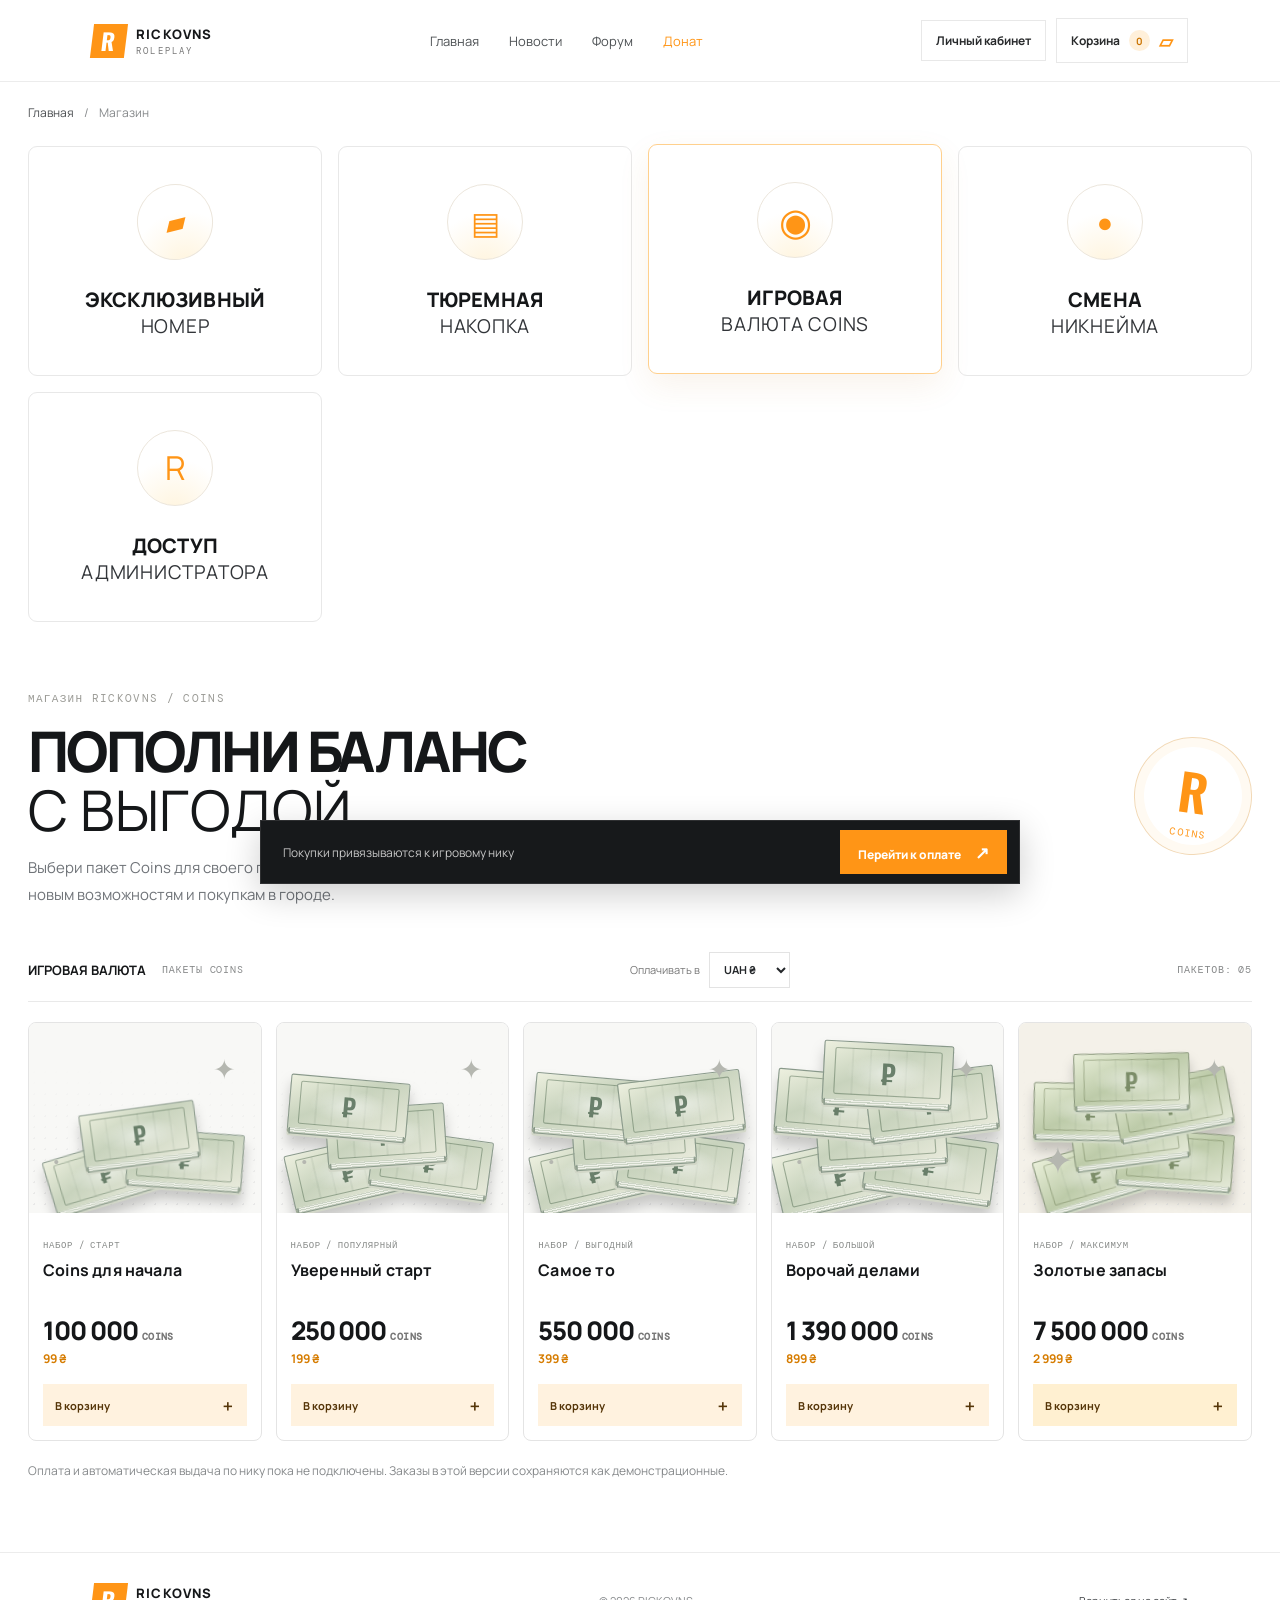
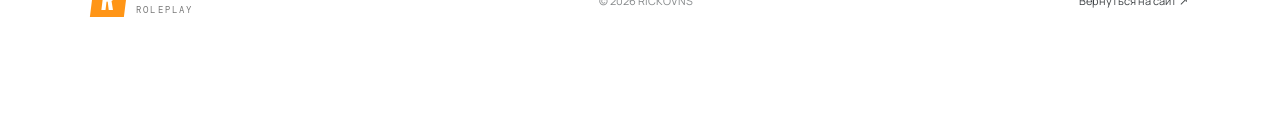
<file: donate.before-redesign.html>
<!doctype html>
<html lang="ru">
<head>
  <meta charset="utf-8">
  <meta name="viewport" content="width=device-width, initial-scale=1">
  <meta name="theme-color" content="#fff">
  <meta name="description" content="Магазин Rickovns Roleplay: Coins и игровые возможности для твоего персонажа.">
  <title>Магазин Rickovns — Coins и игровые товары</title>
  <link rel="preconnect" href="https://fonts.googleapis.com">
  <link rel="preconnect" href="https://fonts.gstatic.com" crossorigin>
  <link href="https://fonts.googleapis.com/css2?family=Manrope:wght@400;500;600;700;800&family=Oswald:wght@500;600;700&display=swap" rel="stylesheet">
  <link rel="stylesheet" href="styles.css">
  <link rel="stylesheet" href="donate.css">
</head>
<body class="store-page">
  <header class="store-header">
    <a class="brand store-brand" href="index.html" aria-label="Rickovns — главная"><span class="brand-mark">R</span><span>RICKOVNS<span class="brand-sub">ROLEPLAY</span></span></a>
    <nav class="store-nav" aria-label="Навигация магазина"><a href="index.html">Главная</a><a href="index.html#news">Новости</a><a href="index.html#forum">Форум</a><a class="store-nav-active" href="donate.html">Донат</a></nav>
    <div class="store-header-actions"><a class="store-account-trigger" href="account.html">Личный кабинет</a><button class="store-cart-trigger" type="button" aria-controls="store-cart" aria-expanded="false">Корзина <span class="cart-count">0</span><b>▱</b></button></div>
  </header>

  <main class="store-main">
    <div class="store-breadcrumb"><a href="index.html">Главная</a><span>/</span><span>Магазин</span></div>
    <section class="store-categories" aria-label="Категории товаров">
      <button class="category-card" type="button" data-category="number" aria-pressed="false"><span class="category-icon ticket-icon" aria-hidden="true">▰</span><strong>ЭКСКЛЮЗИВНЫЙ</strong><span>НОМЕР</span></button>
      <button class="category-card" type="button" data-category="stash" aria-pressed="false"><span class="category-icon stash-icon" aria-hidden="true">▤</span><strong>ТЮРЕМНАЯ</strong><span>НАКОПКА</span></button>
      <button class="category-card category-active" type="button" data-category="coins" aria-pressed="true"><span class="category-icon dollar-icon" aria-hidden="true">◉</span><strong>ИГРОВАЯ</strong><span>ВАЛЮТА COINS</span></button>
      <button class="category-card" type="button" data-category="nickname" aria-pressed="false"><span class="category-icon person-icon" aria-hidden="true">●</span><strong>СМЕНА</strong><span>НИКНЕЙМА</span></button>
      <button class="category-card" type="button" data-category="admin" aria-pressed="false"><span class="category-icon admin-icon" aria-hidden="true">R</span><strong>ДОСТУП</strong><span>АДМИНИСТРАТОРА</span></button>
    </section>

    <section class="store-intro" id="coin-packages">
      <div><span class="store-kicker">МАГАЗИН RICKOVNS / COINS</span><h1>ПОПОЛНИ БАЛАНС<br><span>С ВЫГОДОЙ</span></h1><p>Выбери пакет Coins для своего персонажа. Игровая валюта откроет доступ к новым возможностям и покупкам в городе.</p></div>
      <div class="store-coin-mark" aria-hidden="true"><span>R</span><small>COINS</small></div>
    </section>

    <div class="store-toolbar"><div><strong class="store-category-title">ИГРОВАЯ ВАЛЮТА</strong><span class="store-category-subtitle">ПАКЕТЫ COINS</span></div><label class="store-currency-label">Оплачивать в <select data-store-currency aria-label="Валюта покупки"><option value="UAH">UAH ₴</option><option value="USD">USD $</option><option value="EUR">EUR €</option><option value="USDT">USDT ₮</option><option value="RUB">RUB ₽</option></select></label><div class="store-sort">ПАКЕТОВ: 05</div></div>
    <section class="product-grid" aria-label="Пакеты игровой валюты Coins">
      <article class="product-card"><div class="product-art art-small"><div class="money-stack"><i></i><i></i><i></i></div><span class="art-spark spark-one">✦</span><span class="art-spark spark-two">·</span></div><div class="product-info"><span class="product-kind">НАБОР / СТАРТ</span><h2>Coins для начала</h2><div class="product-amount">100 000 <small>COINS</small></div><button class="purchase-button" data-coins="100000">В корзину <span>＋</span></button></div></article>
      <article class="product-card"><div class="product-art art-medium"><div class="money-stack"><i></i><i></i><i></i><i></i></div><span class="art-spark spark-one">✦</span><span class="art-spark spark-two">·</span></div><div class="product-info"><span class="product-kind">НАБОР / ПОПУЛЯРНЫЙ</span><h2>Уверенный старт</h2><div class="product-amount">250 000 <small>COINS</small></div><button class="purchase-button" data-coins="250000">В корзину <span>＋</span></button></div></article>
      <article class="product-card"><div class="product-art art-large"><div class="money-stack"><i></i><i></i><i></i><i></i><i></i></div><span class="art-spark spark-one">✦</span><span class="art-spark spark-two">·</span></div><div class="product-info"><span class="product-kind">НАБОР / ВЫГОДНЫЙ</span><h2>Самое то</h2><div class="product-amount">550 000 <small>COINS</small></div><button class="purchase-button" data-coins="550000">В корзину <span>＋</span></button></div></article>
      <article class="product-card"><div class="product-art art-vault"><div class="money-stack"><i></i><i></i><i></i><i></i><i></i><i></i></div><span class="art-spark spark-one">✦</span><span class="art-spark spark-two">·</span></div><div class="product-info"><span class="product-kind">НАБОР / БОЛЬШОЙ</span><h2>Ворочай делами</h2><div class="product-amount">1 390 000 <small>COINS</small></div><button class="purchase-button" data-coins="1390000">В корзину <span>＋</span></button></div></article>
      <article class="product-card product-premium"><div class="product-art art-gold"><div class="money-stack"><i></i><i></i><i></i><i></i><i></i><i></i></div><span class="art-spark spark-one">✦</span><span class="art-spark spark-two">✦</span></div><div class="product-info"><span class="product-kind">НАБОР / МАКСИМУМ</span><h2>Золотые запасы</h2><div class="product-amount">7 500 000 <small>COINS</small></div><button class="purchase-button" data-coins="7500000">В корзину <span>＋</span></button></div></article>
    </section>
    <div class="category-empty" hidden><strong class="empty-title">РАЗДЕЛ СКОРО ОТКРОЕТСЯ</strong><p class="empty-copy">Каталог пополняется. Пока можно выбрать пакет Coins.</p><button type="button" class="empty-back" data-category="coins">Перейти к Coins ↗</button></div>
    <section class="admin-config" hidden aria-label="Покупка доступа администратора"><div><span class="product-kind">ПРИВИЛЕГИЯ СЕРВЕРА</span><h2>Выбери уровень и срок</h2><p>Доступ привязывается к игровому нику. Цены — временные демонстрационные.</p></div><label>Уровень<select id="admin-level"><option value="1">Уровень 1 — помощник</option><option value="2">Уровень 2 — модератор</option><option value="3">Уровень 3 — старший модератор</option><option value="4">Уровень 4 — администратор</option><option value="5">Уровень 5 — главный администратор</option></select></label><label>Срок<select id="admin-term"><option value="30">30 дней</option><option value="90">90 дней</option><option value="365">365 дней</option></select></label><div class="admin-price">Цена: <strong id="admin-price">1 490 ₽</strong></div><button class="purchase-button admin-add" type="button" data-add-admin>Добавить в корзину <span>＋</span></button><small class="demo-disclaimer">Демонстрационный каталог. Оплата и выдача появятся после подключения платёжной системы и игрового сервера.</small></section>
    <p class="store-note">Оплата и автоматическая выдача по нику пока не подключены. Заказы в этой версии сохраняются как демонстрационные.</p>
  </main>

  <aside class="store-cart" id="store-cart" aria-label="Корзина" aria-hidden="true"><div class="cart-head"><div><span class="store-kicker">ТВОЙ ЗАКАЗ</span><h2>Корзина</h2></div><button class="cart-close" type="button" aria-label="Закрыть корзину">×</button></div><div class="cart-items"></div><div class="cart-total"><span>К ОПЛАТЕ</span><strong>0</strong></div><label class="cart-nickname-label">Игровой ник, для которого покупка<input class="cart-nickname" type="text" required minlength="3" maxlength="25" pattern="[A-Za-z]+_[A-Za-z]+" placeholder="Имя_Фамилия" autocomplete="off"></label><button class="cart-checkout" type="button" disabled>Перейти к оплате <span>↗</span></button><p class="cart-caption">Демо: оплата и автоматическая выдача по нику пока не подключены.</p></aside>
  <button class="cart-scrim" type="button" aria-label="Закрыть корзину" tabindex="-1"></button>
  <footer class="store-footer"><a class="brand store-brand" href="index.html"><span class="brand-mark">R</span><span>RICKOVNS<span class="brand-sub">ROLEPLAY</span></span></a><span>© 2026 RICKOVNS</span><a href="index.html">Вернуться на сайт ↗</a></footer>
  <div class="store-toast" role="status" aria-live="polite"></div>
  <div class="checkout-dock"><span>Покупки привязываются к игровому нику</span><button type="button" data-open-checkout>Перейти к оплате <b>↗</b></button></div>
  <script src="donate.js"></script>
</body>
</html>
</file>
<file: styles.css>
@import url('https://fonts.googleapis.com/css2?family=DM+Mono:wght@400;500&display=swap');
:root{--bg:#090b10;--panel:#10131a;--white:#f4f2ed;--muted:#8a8d96;--accent:#e7ff58;--line:rgba(255,255,255,.12);--display:'Oswald',Impact,sans-serif;--body:'Manrope',Arial,sans-serif;--mono:'DM Mono',monospace;scroll-behavior:smooth}*{box-sizing:border-box}body{margin:0;background:var(--bg);color:var(--white);font-family:var(--body);font-size:14px;overflow-x:hidden}a{color:inherit;text-decoration:none}.grain{position:fixed;inset:0;z-index:5;pointer-events:none;opacity:.035;background-image:url("data:image/svg+xml,%3Csvg viewBox='0 0 180 180' xmlns='http://www.w3.org/2000/svg'%3E%3Cfilter id='n'%3E%3CfeTurbulence type='fractalNoise' baseFrequency='.9' numOctaves='3' stitchTiles='stitch'/%3E%3C/filter%3E%3Crect width='100%25' height='100%25' filter='url(%23n)' opacity='.4'/%3E%3C/svg%3E")}.site-header{height:82px;padding:0 7.1%;display:flex;align-items:center;justify-content:space-between;border-bottom:1px solid rgba(255,255,255,.08);position:absolute;z-index:10;inset:0 0 auto}.brand{display:flex;align-items:center;gap:10px;font-weight:800;font-size:14px;letter-spacing:.09em}.brand-mark{width:34px;height:34px;background:var(--accent);color:#0a0c10;display:grid;place-items:center;font:700 23px var(--display);transform:skew(-7deg)}.brand-sub{display:block;font:9px var(--mono);letter-spacing:.24em;color:#9b9da2;margin-top:2px}.nav{display:flex;gap:34px;color:#c1c2c6;font-size:11px}.nav a,.footer-links a{transition:color .2s}.nav a:hover,.footer-links a:hover{color:var(--accent)}.header-cta{font-size:11px;font-weight:700;border:1px solid rgba(255,255,255,.26);padding:12px 17px}.header-cta span{color:var(--accent);margin-left:10px}.menu-toggle{display:none}.hero{min-height:780px;height:min(920px,100svh);position:relative;display:flex;align-items:center;padding:125px 12.5% 85px;overflow:hidden;background:linear-gradient(90deg,#090b10 0%,rgba(9,11,16,.98) 24%,rgba(9,11,16,.76) 48%,rgba(9,11,16,.12) 100%),linear-gradient(0deg,#090b10 0%,transparent 32%),radial-gradient(ellipse at 77% 43%,#424542 0%,#272b2e 25%,#171a20 48%,#0b0d12 75%)}.hero:after{content:"";position:absolute;inset:0;background:linear-gradient(110deg,transparent 48%,rgba(231,255,88,.045) 49%,transparent 67%);pointer-events:none}.hero-backdrop{position:absolute;inset:0 0 0 42%;opacity:.72;background:linear-gradient(0deg,rgba(9,11,16,.6),transparent 40%),repeating-linear-gradient(90deg,transparent 0 11%,rgba(8,10,12,.16) 11.2% 11.6%),linear-gradient(145deg,transparent 18%,rgba(132,138,115,.3) 18.2% 19%,transparent 19.2% 30%,rgba(22,25,27,.8) 30.2% 53%,transparent 53.3%),linear-gradient(0deg,transparent 30%,rgba(150,153,140,.2) 30.2% 31%,transparent 31.2%);clip-path:polygon(11% 0,100% 0,100% 100%,0 100%)}.hero-content{max-width:660px;position:relative;z-index:1}.eyebrow,.section-kicker{font:10px var(--mono);letter-spacing:.12em;color:#aaaeb3}.eyebrow{display:flex;align-items:center;gap:11px;margin-bottom:25px}.pulse{width:7px;height:7px;border-radius:50%;background:var(--accent);box-shadow:0 0 14px var(--accent)}h1,h2,h3,p{margin-top:0}h1,h2{font-family:var(--display);font-weight:600;letter-spacing:.012em;line-height:.97}h1{font-size:clamp(57px,8vw,112px);margin-bottom:24px}h1 em,h2 em{color:var(--accent);font-style:normal}.hero-copy{max-width:370px;line-height:1.8;color:#b5b5b9;font-size:13px;margin-bottom:30px}.hero-actions{display:flex;gap:12px}.button{min-height:49px;display:inline-flex;align-items:center;justify-content:center;gap:26px;padding:0 21px;font-weight:800;font-size:11px;letter-spacing:.015em;transition:transform .2s,background .2s,color .2s,border-color .2s}.button:hover{transform:translateY(-3px)}.button-primary{background:var(--accent);color:#0a0c10}.button-primary:hover{background:#f3ffae}.button-primary span{font-size:17px}.button-ghost{border:1px solid rgba(255,255,255,.3);color:var(--white)}.button-ghost:hover{border-color:var(--accent);color:var(--accent)}.play-icon{font-size:10px}.hero-meta{display:flex;gap:25px;align-items:center;margin-top:67px}.hero-meta div{display:flex;gap:12px;align-items:center}.hero-meta strong{font:500 26px var(--display);color:var(--accent)}.hero-meta span{font:9px var(--mono);line-height:1.6;color:#a2a4a9}.hero-meta i{height:30px;border-left:1px solid var(--line)}.hero-side-note{position:absolute;right:7.2%;top:43%;writing-mode:vertical-rl;font:10px/1.7 var(--mono);letter-spacing:.16em;color:rgba(255,255,255,.52);z-index:2}.hero-side-note span{color:var(--accent)}.scroll-cue{position:absolute;z-index:2;bottom:35px;left:7.2%;font:9px var(--mono);letter-spacing:.12em;color:#91949a;display:flex;align-items:center;gap:12px}.scroll-cue span{width:27px;height:1px;background:var(--accent)}.ticker{height:52px;background:var(--accent);color:#10120d;overflow:hidden;display:flex;align-items:center;transform:rotate(-1deg) scale(1.02);width:102%;margin:-4px 0 5px}.ticker div{white-space:nowrap;font:600 13px var(--display);letter-spacing:.16em;word-spacing:18px;animation:marquee 26s linear infinite}.ticker b{padding:0 8px}.section{padding:120px 12.5%;}.about{padding-top:145px}.section-kicker{margin-bottom:27px;color:#8c9098}.about-grid{display:grid;grid-template-columns:1.2fr .8fr;gap:12%}.about h2,.section-heading h2,.download-band h2,.donate-section h2,.forum-card h2{font-size:clamp(42px,6vw,73px);margin-bottom:0}.about-text{padding-top:8px;max-width:390px;color:#a9abb1;font-size:13px;line-height:1.9}.about-text p{margin-bottom:18px}.text-link{display:inline-flex;align-items:center;gap:18px;margin-top:12px;color:var(--white);font-size:10px;font-weight:800;letter-spacing:.04em}.text-link span{color:var(--accent);font-size:16px;transition:transform .2s}.text-link:hover span{transform:translate(3px,-3px)}.stats{border-top:1px solid var(--line);margin-top:75px;padding-top:25px;display:grid;grid-template-columns:repeat(3,1fr)}.stats div{display:flex;flex-direction:column;gap:7px}.stats strong{font:500 37px var(--display)}.stats span{font:9px var(--mono);color:#8f9299;letter-spacing:.08em}.features{padding-top:80px;background:#0d0f14}.section-heading{display:flex;justify-content:space-between;align-items:end;margin-bottom:45px}.section-heading h2{font-size:clamp(40px,5.5vw,66px)}.section-heading>p{font-size:11px;color:#92959c;line-height:1.8;margin:0 5% 5px 0}.feature-grid{display:grid;grid-template-columns:1.25fr 1fr 1fr;gap:14px}.feature-card{position:relative;background:#151820;min-height:365px;overflow:hidden;border:1px solid rgba(255,255,255,.06);transition:border-color .3s,transform .3s}.feature-card:hover{border-color:rgba(231,255,88,.45);transform:translateY(-4px)}.feature-number{position:absolute;top:18px;left:20px;z-index:2;font:10px var(--mono);color:#a7aab0}.feature-art{height:235px;position:relative;overflow:hidden;background:radial-gradient(ellipse at 50% 75%,#404337,#23262a 47%,#171a20 80%)}.city-art{background:linear-gradient(0deg,#16191e 0%,transparent 36%),radial-gradient(ellipse at 66% 36%,#9d9c78 0,#565b50 15%,#22272a 45%,#151820 74%)}.sun{position:absolute;width:92px;height:92px;border-radius:50%;background:#e6e4b7;opacity:.7;filter:blur(1px);right:17%;top:18%}.building{position:absolute;bottom:0;background:#181b20;border-top:3px solid rgba(231,255,88,.2);box-shadow:inset 9px 0 rgba(255,255,255,.02)}.b1{height:61%;width:24%;left:8%}.b2{height:85%;width:21%;left:35%}.b3{height:51%;width:27%;right:4%}.building:after{content:"";position:absolute;inset:14px 8px;background:repeating-linear-gradient(0deg,transparent 0 16px,rgba(231,255,88,.18) 17px 19px),repeating-linear-gradient(90deg,transparent 0 17px,rgba(255,255,255,.12) 18px 20px)}.road-art{background:linear-gradient(155deg,#2f3334,#12151b 66%)}.road-line{position:absolute;width:125%;height:115px;background:#22252a;border-top:2px solid #626458;border-bottom:2px solid #626458;transform:rotate(-24deg);top:64px;left:-10%}.road-line:after{content:"";position:absolute;left:0;right:0;top:50%;border-top:2px dashed #c5c69a;opacity:.5}.car{position:absolute;left:47%;top:44%;font-size:45px;color:var(--accent);text-shadow:0 0 25px rgba(231,255,88,.35);transform:rotate(-24deg)}.people-art{display:flex;align-items:center;justify-content:center;gap:10px;background:radial-gradient(ellipse,#394033,#1a1d22 72%)}.people-art span{width:69px;height:120px;background:linear-gradient(#44483b,#1b1e22);border:1px solid rgba(231,255,88,.16);border-radius:36px 36px 5px 5px;display:flex;align-items:center;justify-content:center;font:600 26px var(--display);color:rgba(231,255,88,.65);transform:translateY(20px)}.people-art span:nth-child(2){height:160px;transform:none;background:linear-gradient(#64674e,#21241e)}.feature-info{padding:20px 20px 21px;position:relative}.feature-info h3{font:600 19px var(--display);letter-spacing:.04em;margin-bottom:7px}.feature-info p{font-size:10px;line-height:1.6;color:#92959c;margin:0;max-width:240px}.feature-arrow{position:absolute;right:20px;bottom:21px;color:var(--accent)}.download-band{position:relative;overflow:hidden;min-height:395px;background:#dffa58;color:#11130d;padding:80px 12.5%;display:flex;align-items:center}.download-band .section-kicker{color:#525b2d}.download-band h2{font-size:clamp(46px,6vw,73px)}.download-band h2 em{color:#68762a}.download-band p{font-size:12px;color:#40442c;margin:18px 0 0}.download-button{position:absolute;right:16%;z-index:2}.download-button.button-primary{background:#11130d;color:#ecf9b8}.download-button:hover{background:#2a3020}.download-orb{position:absolute;right:28%;bottom:-200px;font:600 440px/.9 var(--display);color:rgba(17,19,13,.055);transform:rotate(-12deg)}.news-section{padding-top:125px;padding-bottom:125px}.news-section .section-heading{align-items:end}.news-grid{display:grid;grid-template-columns:1fr 1fr;gap:22px}.news-card{border-bottom:1px solid var(--line);padding-bottom:25px}.news-image{height:235px;display:flex;align-items:flex-end;padding:18px;position:relative;overflow:hidden}.news-image:before{content:"";position:absolute;inset:0;background:linear-gradient(120deg,transparent,rgba(231,255,88,.1)),repeating-linear-gradient(135deg,transparent 0 30px,rgba(255,255,255,.025) 31px 32px)}.news-image-one{background:radial-gradient(ellipse at 70% 50%,#62674d,#282b2b 43%,#181b20 76%)}.news-image-two{background:radial-gradient(ellipse at 30% 30%,#484f40,#25282c 45%,#14171d 80%)}.news-image span{font:10px var(--mono);letter-spacing:.1em;color:var(--accent);z-index:1}.news-meta{display:flex;justify-content:space-between;margin:20px 0 10px;font:9px var(--mono);letter-spacing:.08em;color:#8c9097}.news-meta span{color:var(--accent)}.news-card h3{font:500 23px var(--display);margin-bottom:9px}.news-card p{font-size:11px;color:#979aa1;line-height:1.7;max-width:420px}.news-card .text-link{margin-top:0}.donate-section{position:relative;overflow:hidden;background:#191d19;padding:105px 12.5%;min-height:480px;display:flex;align-items:center}.donate-glow{position:absolute;width:600px;height:500px;border-radius:50%;background:radial-gradient(ellipse,rgba(193,226,65,.14),transparent 70%);right:4%;top:-20%}.donate-content{position:relative;z-index:1;max-width:590px}.donate-section h2{font-size:clamp(44px,5.8vw,70px)}.donate-section p{max-width:375px;font-size:12px;line-height:1.8;color:#aeb0a7;margin:20px 0 27px}.button-light{background:var(--white);color:#11130d}.button-light span{color:#798332}.donate-stamp{position:absolute;right:18%;top:50%;transform:translateY(-50%) rotate(-12deg);width:220px;height:220px;border:1px solid rgba(231,255,88,.38);border-radius:50%;display:grid;align-content:center;justify-items:center;font:10px/2 var(--mono);letter-spacing:.2em;color:rgba(231,255,88,.65)}.donate-stamp b{font:600 28px var(--display);letter-spacing:.05em}.donate-stamp span{font-size:28px}.forum-section{padding-top:100px;padding-bottom:100px}.forum-card{position:relative;overflow:hidden;min-height:310px;padding:55px 6%;background:#e8ff5f;color:#11130d;display:flex;align-items:center;justify-content:space-between}.forum-card .section-kicker{color:#535b2f}.forum-card h2{font-size:clamp(39px,5vw,61px)}.forum-card h2 em{color:#65732b}.forum-card p{max-width:390px;color:#4b4f34;font-size:11px;line-height:1.8;margin:17px 0 0}.forum-card .button-ghost{color:#11130d;border-color:rgba(17,19,13,.4);position:relative;z-index:2}.forum-card .button-ghost:hover{background:#11130d;color:var(--accent)}.forum-card .button-ghost span{font-size:16px}.forum-watermark{position:absolute;right:23%;top:-102px;font:600 440px/.9 var(--display);color:rgba(17,19,13,.05);transform:rotate(8deg)}.site-footer{min-height:120px;padding:30px 7.1%;display:flex;align-items:center;justify-content:space-between;border-top:1px solid var(--line)}.footer-links{display:flex;gap:23px;font-size:10px;color:#a4a6ab}.copyright{font:8px var(--mono);letter-spacing:.04em;color:#696d75}.to-top{width:34px;height:34px;border:1px solid var(--line);display:grid;place-items:center;color:var(--accent);font-size:18px}.toast{position:fixed;bottom:22px;left:50%;z-index:20;transform:translate(-50%,20px);padding:14px 20px;background:#f2f4e9;color:#10120e;font-size:12px;font-weight:700;opacity:0;pointer-events:none;transition:.25s;max-width:calc(100% - 30px);text-align:center}.toast.is-visible{opacity:1;transform:translate(-50%,0)}[data-animate]{opacity:0;transform:translateY(22px);transition:opacity .65s ease,transform .65s cubic-bezier(.2,.7,.2,1)}[data-animate].is-visible{opacity:1;transform:translateY(0)}
@keyframes marquee{to{transform:translateX(-50%)}}@media(prefers-reduced-motion:reduce){*,*::before,*::after{scroll-behavior:auto!important;animation-duration:.01ms!important;animation-iteration-count:1!important;transition-duration:.01ms!important}[data-animate]{opacity:1;transform:none}}
@media(max-width:900px){.site-header{padding:0 5%}.hero{padding-left:9%;padding-right:9%}.section{padding-left:9%;padding-right:9%}.download-band,.donate-section{padding-left:9%;padding-right:9%}.feature-grid{grid-template-columns:1fr 1fr}.feature-large{grid-column:span 2}.feature-card{min-height:340px}.feature-art{height:210px}.download-button{right:9%}.donate-stamp{right:9%;opacity:.7}.forum-section{padding-left:6%;padding-right:6%}.footer-links{gap:13px}}
@media(max-width:650px){.site-header{height:70px}.brand{font-size:12px}.brand-mark{width:30px;height:30px}.menu-toggle{display:flex;flex-direction:column;gap:5px;background:none;border:0;padding:10px;margin-left:auto;margin-right:10px}.menu-toggle span{width:22px;height:1px;background:var(--white)}.nav{display:none;position:absolute;top:69px;left:0;right:0;background:#10131a;padding:24px 7%;flex-direction:column;gap:22px;border-bottom:1px solid var(--line)}.nav.is-open{display:flex}.header-cta{font-size:9px;padding:10px}.header-cta span{margin-left:4px}.hero{min-height:700px;height:100svh;max-height:850px;padding:110px 7% 75px;background:linear-gradient(90deg,rgba(9,11,16,.96),rgba(9,11,16,.68)),linear-gradient(0deg,#090b10 0%,transparent 30%),radial-gradient(ellipse at 78% 42%,#424542,#171a20 58%,#0b0d12 90%)}.hero-backdrop{left:20%;opacity:.45}.hero-side-note{right:4%;top:30%;font-size:8px}.hero h1{font-size:clamp(57px,13vw,83px)}.hero-copy{max-width:310px;font-size:12px}.hero-meta{margin-top:50px}.scroll-cue{left:7%;bottom:24px}.section{padding:85px 7%}.about{padding-top:100px}.about-grid{grid-template-columns:1fr;gap:25px}.about h2{font-size:55px}.about-text{padding:0}.stats{margin-top:48px}.stats strong{font-size:30px}.stats span{font-size:7px}.features{padding-top:80px}.section-heading{align-items:start;gap:15px}.section-heading>p{margin:29px 0 0;font-size:9px}.section-heading h2{font-size:46px}.feature-grid{grid-template-columns:1fr;gap:12px}.feature-large{grid-column:auto}.feature-card{min-height:330px}.feature-art{height:215px}.download-band{padding:75px 7%;min-height:420px;align-items:flex-start}.download-band h2{font-size:55px}.download-band p{max-width:230px;line-height:1.7}.download-button{left:7%;right:auto;bottom:56px}.download-orb{right:0;bottom:-140px;font-size:330px}.news-section{padding-top:85px;padding-bottom:85px}.news-section .section-heading{align-items:end}.news-section .section-heading .text-link{font-size:9px;white-space:nowrap;margin-bottom:4px}.news-section .section-heading h2{font-size:41px}.news-grid{grid-template-columns:1fr;gap:36px}.news-image{height:205px}.donate-section{padding:80px 7%;min-height:470px}.donate-content{max-width:100%}.donate-section h2{font-size:48px}.donate-section p{max-width:290px}.donate-stamp{right:-48px;top:21%;width:150px;height:150px;opacity:.25}.donate-stamp b{font-size:19px}.forum-section{padding:60px 5%}.forum-card{padding:36px 7%;min-height:340px;display:flex;flex-direction:column;align-items:flex-start;justify-content:center;gap:25px}.forum-card h2{font-size:43px}.forum-card p{max-width:300px}.forum-card .button{min-height:45px}.forum-watermark{font-size:300px;right:-8%;top:30px}.site-footer{padding:28px 7%;display:grid;grid-template-columns:1fr auto;gap:23px}.footer-links{grid-column:1/-1;grid-row:2;flex-wrap:wrap;font-size:9px}.copyright{grid-column:1/-1;grid-row:3;font-size:7px}.to-top{grid-column:2;grid-row:1}.ticker{height:44px}.ticker div{font-size:11px}}

/* Larger, clearer type and real gameplay imagery. */
body{font-size:16px}.nav{font-size:13px}.header-cta{font-size:13px}.hero-copy{font-size:16px;max-width:440px}.eyebrow,.section-kicker{font-size:12px}.hero-backdrop{inset:0 0 0 36%;clip-path:none;opacity:.67}.hero-backdrop img{width:100%;height:100%;object-fit:cover;object-position:center;filter:saturate(.72) contrast(1.08);mask-image:linear-gradient(90deg,transparent 0%,#000 32%)}.hero{background:linear-gradient(90deg,#090b10 0%,rgba(9,11,16,.96) 25%,rgba(9,11,16,.52) 59%,rgba(9,11,16,.2)),linear-gradient(0deg,#090b10 0%,transparent 35%)}.hero:after{background:linear-gradient(0deg,rgba(9,11,16,.45),transparent 44%)}.about-text{font-size:16px;max-width:460px}.about-text .text-link,.text-link{font-size:13px}.section-heading>p{font-size:14px}.feature-art img{width:100%;height:100%;object-fit:cover;filter:saturate(.76) contrast(1.04);transition:transform .5s}.feature-card:hover .feature-art img{transform:scale(1.045)}.feature-art:after{content:"";position:absolute;inset:0;background:linear-gradient(0deg,rgba(9,11,16,.38),transparent 55%);pointer-events:none}.feature-info h3{font-size:22px}.feature-info p{font-size:13px;max-width:280px}.news-card h3{font-size:27px}.news-card p{font-size:14px}.news-meta{font-size:10px}.download-band p,.donate-section p,.forum-card p{font-size:15px}.button{font-size:13px}.coin-shop{background:#0d0f14;padding-top:112px;padding-bottom:115px}.coin-grid{display:grid;grid-template-columns:repeat(3,1fr);gap:16px}.coin-card{position:relative;padding:30px 27px 26px;background:#151820;border:1px solid rgba(255,255,255,.1);min-height:245px;display:flex;flex-direction:column;align-items:flex-start;transition:transform .25s,border-color .25s}.coin-card:hover{transform:translateY(-5px);border-color:rgba(231,255,88,.55)}.coin-card.coin-featured{background:linear-gradient(145deg,#252a1b,#151820 70%);border-color:rgba(231,255,88,.55)}.coin-label{font:11px var(--mono);letter-spacing:.1em;color:var(--accent)}.coin-amount{font:600 clamp(34px,4vw,51px)/1 var(--display);margin-top:27px}.coin-amount small{font:12px var(--mono);letter-spacing:.12em;color:var(--accent)}.coin-card p{font-size:13px;line-height:1.6;color:#a3a6ad;margin:12px 0 22px}.coin-buy{margin-top:auto;min-height:47px}.coin-buy span{font-size:17px}.shop-note{font-size:12px;line-height:1.7;color:#868a91;margin:20px 0 0}.site-footer,.footer-links{font-size:12px}.copyright{font-size:9px}.toast{font-size:14px;padding:16px 22px}
@media(max-width:900px){.coin-grid{grid-template-columns:1fr 1fr}.coin-card:last-child{grid-column:1/-1}.hero-backdrop{left:27%}}
@media(max-width:650px){.hero-copy{font-size:14px}.eyebrow,.section-kicker{font-size:10px}.about-text{font-size:14px}.section-heading>p{font-size:11px}.feature-info h3{font-size:20px}.feature-info p{font-size:12px}.coin-shop{padding-top:80px;padding-bottom:85px}.coin-grid{grid-template-columns:1fr;gap:12px}.coin-card:last-child{grid-column:auto}.coin-card{min-height:215px;padding:25px}.coin-amount{font-size:42px;margin-top:18px}.coin-card p{font-size:13px}.shop-note{font-size:11px}.hero-backdrop{left:10%;opacity:.42}.hero-backdrop img{object-position:58% center;mask-image:linear-gradient(90deg,transparent,#000 45%)}.news-card h3{font-size:24px}.news-card p{font-size:13px}}

/* Full-bleed moving gameplay backdrop and scroll effects. */
.scroll-progress{position:fixed;inset:0 auto auto 0;width:100%;height:3px;z-index:30;background:var(--accent);transform:scaleX(0);transform-origin:left;box-shadow:0 0 14px rgba(231,255,88,.5)}
.hero-backdrop{inset:0;left:0;right:0;bottom:0;top:0;clip-path:none;opacity:1;overflow:hidden}
.hero-backdrop img{width:100%;height:100%;object-fit:cover;object-position:center 53%;filter:saturate(.8) contrast(1.08);mask-image:none;animation:hero-drift 26s ease-in-out infinite alternate}
.hero:before{content:"";position:absolute;inset:0;z-index:1;pointer-events:none;background:linear-gradient(90deg,rgba(6,8,11,.94) 0%,rgba(6,8,11,.82) 30%,rgba(6,8,11,.34) 67%,rgba(6,8,11,.16) 100%),linear-gradient(0deg,#090b10 0%,rgba(9,11,16,.3) 25%,transparent 60%),radial-gradient(ellipse at 75% 40%,transparent 10%,rgba(5,7,10,.2) 80%)}
.hero:after{z-index:1;background:linear-gradient(115deg,transparent 45%,rgba(231,255,88,.055) 46%,transparent 47%),linear-gradient(0deg,rgba(9,11,16,.35),transparent 44%)}
.hero-content,.hero-side-note,.scroll-cue{z-index:2}.hero h1{animation:hero-title-in .95s cubic-bezier(.2,.7,.2,1) both}.hero-copy,.hero-actions,.hero-meta{animation:hero-copy-in .8s .18s both}.hero-side-note{animation:soft-pulse 5s 1s ease-in-out infinite alternate}
.roles-section{background:#0b0e13;position:relative;overflow:hidden}.roles-section:before{content:"";position:absolute;width:480px;height:480px;border-radius:50%;right:-180px;top:80px;background:radial-gradient(circle,rgba(231,255,88,.08),transparent 68%);pointer-events:none}.roles-section>.section-heading,.role-grid,.role-selection{position:relative;z-index:1}.role-grid{display:grid;grid-template-columns:repeat(3,1fr);gap:14px}.role-card{min-height:255px;text-align:left;position:relative;overflow:hidden;padding:22px 22px 19px;border:1px solid rgba(255,255,255,.11);background:#13171e;color:var(--white);display:flex;flex-direction:column;align-items:flex-start;cursor:pointer;transition:transform .3s,border-color .3s,background .3s,box-shadow .3s}.role-card:before{content:"";position:absolute;inset:0;opacity:.26;transition:opacity .35s;background:radial-gradient(ellipse at 80% 20%,rgba(231,255,88,.4),transparent 42%),linear-gradient(145deg,transparent 35%,rgba(0,0,0,.8))}.role-mafia:before{background:radial-gradient(ellipse at 82% 20%,rgba(255,75,52,.45),transparent 43%),linear-gradient(145deg,transparent 35%,rgba(0,0,0,.85))}.role-medic:before{background:radial-gradient(ellipse at 82% 20%,rgba(91,203,188,.4),transparent 43%),linear-gradient(145deg,transparent 35%,rgba(0,0,0,.85))}.role-business:before{background:radial-gradient(ellipse at 82% 20%,rgba(240,180,71,.4),transparent 43%),linear-gradient(145deg,transparent 35%,rgba(0,0,0,.85))}.role-card>*{position:relative;z-index:1}.role-card:hover,.role-card.is-selected{transform:translateY(-5px);border-color:rgba(231,255,88,.65);box-shadow:0 15px 40px rgba(0,0,0,.25)}.role-mafia:hover,.role-mafia.is-selected{border-color:rgba(255,91,73,.7)}.role-card:hover:before,.role-card.is-selected:before{opacity:.65}.role-index{font:9px var(--mono);letter-spacing:.08em;color:#a5a8ae}.role-symbol{font-size:35px;color:var(--accent);margin:25px 0 10px;text-shadow:0 0 25px rgba(231,255,88,.4)}.role-mafia .role-symbol{color:#ff735c}.role-medic .role-symbol{color:#74dacb}.role-business .role-symbol{color:#f4c668}.role-card strong{font:600 24px var(--display);letter-spacing:.03em}.role-card-copy{font-size:12px;line-height:1.6;color:#a1a4ab;margin-top:7px;max-width:255px}.role-action{margin-top:auto;padding-top:18px;width:100%;display:flex;justify-content:space-between;align-items:center;color:#e7e8e2;font-size:11px}.role-action b{color:var(--accent);font-size:17px}.role-selection{display:flex;align-items:center;gap:16px;margin-top:20px;padding:19px 22px;border:1px solid rgba(255,255,255,.1);background:rgba(255,255,255,.025)}.selection-mark{width:39px;height:39px;flex:none;display:grid;place-items:center;background:var(--accent);color:#111;font:600 25px var(--display)}.selected-role-title{font:11px var(--mono);letter-spacing:.06em;color:var(--accent)}.selected-role-copy{font-size:12px;color:#a3a6ad;margin:6px 0 0}.role-selection .text-link{margin-left:auto;white-space:nowrap}.role-card[data-animate]{transition:opacity .6s ease,transform .6s cubic-bezier(.2,.7,.2,1),border-color .3s,background .3s,box-shadow .3s}
.shop-promo{position:relative;overflow:hidden;background:linear-gradient(110deg,#171d18 0%,#20251b 60%,#353c22 100%);padding-top:82px;padding-bottom:82px}.shop-promo:after{content:"R";position:absolute;right:12%;top:-110px;font:600 400px/.9 var(--display);color:rgba(231,255,88,.05);transform:rotate(8deg)}.shop-promo-inner{display:flex;align-items:center;justify-content:space-between;gap:30px;position:relative;z-index:1}.shop-promo-inner>div{max-width:610px}.shop-promo h2{font:600 clamp(43px,6vw,72px)/.98 var(--display);margin:0}.shop-promo p{max-width:475px;color:#b8bbaf;font-size:14px;line-height:1.8;margin:20px 0 0}.shop-promo .button{flex:none}
.feature-card{display:block;color:inherit;text-decoration:none}
@keyframes hero-drift{0%{transform:scale(1.04) translate3d(-.4%,0,0)}100%{transform:scale(1.12) translate3d(.7%,-1%,0)}}@keyframes hero-title-in{from{opacity:0;transform:translateY(26px);filter:blur(7px)}to{opacity:1;transform:translateY(0);filter:blur(0)}}@keyframes hero-copy-in{from{opacity:0;transform:translateY(16px)}to{opacity:1;transform:translateY(0)}}@keyframes soft-pulse{from{opacity:.65}to{opacity:1}}
@media(max-width:900px){.role-grid{grid-template-columns:repeat(2,1fr)}.role-card:last-child{grid-column:span 2}.hero-backdrop img{object-position:58% center}.shop-promo-inner{align-items:flex-start;flex-direction:column}.shop-promo .button{margin-top:3px}}
@media(max-width:650px){.hero-backdrop img{object-position:63% center}.hero:before{background:linear-gradient(90deg,rgba(6,8,11,.9),rgba(6,8,11,.58)),linear-gradient(0deg,#090b10 0%,rgba(9,11,16,.1) 52%,rgba(9,11,16,.24))}.role-grid{grid-template-columns:1fr 1fr;gap:9px}.role-card{min-height:230px;padding:16px 14px}.role-card:last-child{grid-column:span 2;min-height:185px}.role-index{font-size:7px}.role-symbol{font-size:27px;margin:19px 0 8px}.role-card strong{font-size:18px}.role-card-copy{font-size:10px}.role-action{font-size:9px}.role-selection{padding:14px;gap:11px;align-items:flex-start}.selection-mark{width:32px;height:32px}.selected-role-title{font-size:9px}.selected-role-copy{font-size:10px;line-height:1.6}.role-selection .text-link{display:none}.shop-promo{padding-top:68px;padding-bottom:68px}.shop-promo p{font-size:12px}.shop-promo-inner{gap:22px}}
@media(prefers-reduced-motion:reduce){.hero-backdrop img,.hero h1,.hero-copy,.hero-actions,.hero-meta,.hero-side-note{animation:none!important}}

/* Clearer section hierarchy and stable responsive spacing. */
.features .section-heading,.roles-section .section-heading{display:grid;grid-template-columns:minmax(0,1fr) minmax(260px,.6fr);align-items:center;gap:48px;max-width:980px;margin:0 0 42px}
.features .section-heading>p,.roles-section .section-heading>p{max-width:360px;margin:0 0 4px;padding-left:24px;border-left:2px solid var(--accent);font-size:16px;line-height:1.8}
.feature-grid{grid-template-columns:repeat(3,minmax(0,1fr));gap:18px}
.feature-large{grid-column:auto}
.feature-card{min-height:390px}
.feature-art{height:245px}
.feature-art img{object-position:center 40%;filter:saturate(.82) contrast(1.08)}
.feature-card:nth-child(2) .feature-art img{object-position:74% 60%;filter:saturate(.8) contrast(1.12) brightness(.82)}
.feature-card:nth-child(3) .feature-art img{object-position:28% 40%;filter:saturate(.9) contrast(1.05) brightness(.86)}
.download-band{min-height:440px;padding-top:78px;padding-bottom:78px}
.download-inner{width:100%;max-width:1180px;display:grid;grid-template-columns:minmax(0,1fr) auto;align-items:center;gap:56px}
.download-inner>div{max-width:690px}
.download-band h2{font-size:clamp(54px,6.4vw,82px);line-height:1.13;letter-spacing:.015em}
.download-band h2 em{display:inline-block;margin-top:3px}
.download-band p{max-width:480px;line-height:1.8;margin:20px 0 0}
.download-button{position:relative;left:auto;right:auto;bottom:auto;min-height:68px;padding:0 34px;font-size:16px;white-space:nowrap;box-shadow:0 10px 30px rgba(32,20,4,.2)}
.download-button span{font-size:23px}
.role-card{background-color:#13171e;background-image:linear-gradient(180deg,rgba(9,12,17,.12),rgba(9,12,17,.94)),url("assets/hero-proklyatye-dela.png")!important;background-size:cover;background-position:center 38%}
.role-police{background-position:24% 46%}.role-mafia{background-position:74% 54%}.role-medic{background-position:40% 36%}.role-business{background-position:61% 39%}.role-citizen{background-position:50% 58%}
.role-card:before{opacity:.42}
@media(max-width:900px){.features .section-heading,.roles-section .section-heading{grid-template-columns:minmax(0,1fr) minmax(210px,.7fr);gap:28px}.feature-grid{grid-template-columns:repeat(2,minmax(0,1fr))}.feature-large{grid-column:span 2}.download-inner{gap:28px}.download-button{min-height:62px;padding:0 25px}}
@media(max-width:650px){.features .section-heading,.roles-section .section-heading{grid-template-columns:1fr;gap:16px;margin-bottom:30px}.features .section-heading>p,.roles-section .section-heading>p{margin:0;padding-left:14px;font-size:14px}.feature-grid{grid-template-columns:1fr;gap:13px}.feature-large{grid-column:auto}.feature-card{min-height:350px}.feature-art{height:220px}.download-band{min-height:500px;padding:62px 7% 40px}.download-inner{display:flex;flex-direction:column;align-items:flex-start;gap:25px}.download-band h2{font-size:clamp(48px,12vw,64px);line-height:1.14}.download-band p{font-size:14px;max-width:310px;margin-top:16px}.download-button{position:relative;left:auto;bottom:auto;min-height:64px;padding:0 27px;font-size:15px}.download-orb{right:-20px;bottom:-145px}}

/* Rickovns street-racing palette with RADMIR 2026 gameplay frames. */
:root{--accent:#ffad32}
.hero:after{background:linear-gradient(115deg,transparent 45%,rgba(255,173,50,.09) 46%,transparent 47%),linear-gradient(0deg,rgba(9,11,16,.3),transparent 44%)}
.hero-backdrop img{object-position:center 46%;filter:saturate(.92) contrast(1.08);animation:hero-drift 30s ease-in-out infinite alternate}
.ticker{background:#ffad32}
.download-band{background:#ee9a21;color:#17130e}
.download-band .section-kicker{color:#5a3b10}
.download-band h2 em{color:#fff1d7}
.download-band .download-orb{color:rgba(17,19,13,.08)}
.forum-card{background:#f0a02a}
.forum-card h2 em{color:#fff0d5}
.forum-card .section-kicker{color:#5d4218}
.shop-promo:after{color:rgba(255,173,50,.08)}
.feature-art img{filter:saturate(.9) contrast(1.06)}
.news-image-one{background:linear-gradient(0deg,rgba(10,12,16,.55),rgba(10,12,16,.1)),url("assets/hero-proklyatye-dela.png") center 47%/cover}
.news-image-two{background:linear-gradient(0deg,rgba(10,12,16,.6),rgba(10,12,16,.12)),url("assets/rickovns-street-banner.png") center/cover}
.role-card{background-size:cover;background-position:center}
.role-police{background-image:linear-gradient(180deg,rgba(8,15,22,.26),rgba(8,12,17,.9)),url("assets/character-police.png")}
.role-mafia{background-image:linear-gradient(180deg,rgba(24,8,9,.2),rgba(14,10,12,.9)),url("assets/character-mafia.png")}
.role-medic{background-image:linear-gradient(180deg,rgba(8,18,20,.22),rgba(8,14,16,.9)),url("assets/character-medic.png")}
.role-business{background-image:linear-gradient(180deg,rgba(22,16,7,.22),rgba(15,13,9,.9)),url("assets/role-business.jpg")}
.role-citizen{background-image:linear-gradient(180deg,rgba(9,14,18,.22),rgba(8,12,16,.9)),url("assets/character-citizen.png")}
.news-image img{position:absolute;inset:0;width:100%;height:100%;object-fit:cover;object-position:center 53%;filter:saturate(.9) contrast(1.06)}

/* Distinct role artwork: police, crew, medical service, business and city life. */
.role-card{background-size:cover;background-repeat:no-repeat;background-position:center 42%;background-color:#13171e}
.role-police{background-image:linear-gradient(180deg,rgba(7,12,18,.08) 0%,rgba(7,12,18,.91) 100%),url("assets/character-police.png")!important;background-position:center,center 40%}
.role-mafia{background-image:linear-gradient(180deg,rgba(12,8,10,.12) 0%,rgba(12,8,10,.92) 100%),url("assets/character-mafia.png")!important;background-position:center,center 42%}
.role-medic{background-image:linear-gradient(180deg,rgba(8,16,19,.14) 0%,rgba(8,16,19,.93) 100%),url("assets/character-medic.png")!important;background-position:center,center 42%}
.role-business{background-image:linear-gradient(180deg,rgba(10,12,14,.1) 0%,rgba(10,12,14,.94) 100%),url("assets/role-business.jpg")!important;background-position:center,center 38%}
.role-citizen{background-image:linear-gradient(180deg,rgba(8,12,18,.1) 0%,rgba(8,12,18,.92) 100%),url("assets/rickovns-street-banner.png")!important;background-position:center,center 47%}
.role-card:before{opacity:.24}
@media(max-width:650px){.role-police,.role-mafia,.role-medic,.role-business,.role-citizen{background-size:cover;background-position:center,center 42%}}

.header-actions{display:flex;align-items:center;gap:12px;position:relative;z-index:2}.header-account{font-size:12px;font-weight:700;padding:12px 15px;border:1px solid rgba(255,255,255,.25)}.main-account-modal[hidden]{display:none!important}.main-account-modal{position:fixed;inset:0;z-index:50;background:rgba(5,7,10,.75);display:grid;place-items:center;padding:20px}.main-account-card{width:min(460px,100%);max-height:calc(100vh - 40px);overflow:auto;display:grid;gap:13px;position:relative;padding:32px;background:#10131a;border:1px solid rgba(255,255,255,.16);box-shadow:0 24px 80px #0009}.main-account-card h2{margin:0;font:600 32px var(--display)}.main-account-card>p,.main-account-card small{margin:0;color:#a8abb2;font-size:12px;line-height:1.65}.main-account-card label{display:grid;gap:7px;font-size:12px;color:#ddd}.main-account-card input,.main-account-card select{height:44px;padding:0 12px;background:#090b10;border:1px solid var(--line);color:var(--white);font:13px var(--body)}.main-account-card>button[type=submit]{height:48px;border:0;background:var(--accent);font:800 13px var(--body);cursor:pointer}.main-account-close{position:absolute;right:14px;top:8px;color:white;background:none;border:0;font-size:28px;cursor:pointer}
@media(max-width:650px){.header-actions{gap:5px}.header-account{font-size:9px;padding:9px 7px}.header-cta{font-size:9px;padding:9px 7px}.main-account-card{padding:27px 20px}}
</file>
<file: donate.css>
.store-page{--store-orange:#ff9516;--store-ink:#151719;--store-muted:#6e7276;min-height:100vh;background:#fff;color:var(--store-ink);font-family:var(--body)}.store-header{height:82px;padding:0 7.2%;display:flex;align-items:center;justify-content:space-between;border-bottom:1px solid #ececec;background:#fff}.store-brand{font-size:13px;color:#151719}.store-brand .brand-mark{background:var(--store-orange);color:#fff}.store-brand .brand-sub{color:#777}.store-nav{display:flex;gap:30px;font-size:13px;color:#4e5255}.store-nav a{transition:color .2s}.store-nav a:hover,.store-nav .store-nav-active{color:var(--store-orange)}.store-account{background:var(--store-orange);padding:13px 17px;color:white;font-size:12px;font-weight:800}.store-account span{margin-left:15px}.store-main{max-width:1280px;padding:0 28px;margin:0 auto}.store-breadcrumb{padding:22px 0 25px;font-size:12px;color:#85888a;display:flex;gap:10px}.store-breadcrumb a{color:#4b4e51}.store-categories{display:grid;grid-template-columns:repeat(4,1fr);gap:16px}.category-card{height:230px;border:1px solid #e8e8e8;border-radius:9px;display:flex;flex-direction:column;align-items:center;justify-content:center;color:var(--store-ink);transition:border-color .2s,box-shadow .2s,transform .2s}.category-card:hover,.category-active{border-color:#ffd08d;box-shadow:0 12px 32px rgba(183,126,45,.09);transform:translateY(-2px)}.category-icon{width:76px;height:76px;border-radius:50%;border:1px solid #ece6dc;display:grid;place-items:center;color:var(--store-orange);font-size:33px;margin-bottom:26px;background:radial-gradient(circle at 50% 110%,#fff4dd,white 60%)}.ticket-icon{font-size:29px;transform:rotate(-14deg)}.stash-icon{font-size:31px}.dollar-icon{font-size:38px}.person-icon{font-size:27px}.category-card strong{font-size:20px;font-weight:800;letter-spacing:.01em}.category-card>span:last-child{font-size:19px;font-weight:400;letter-spacing:.04em;color:#323539}.store-intro{display:flex;justify-content:space-between;align-items:center;padding:63px 0 31px}.store-kicker{font:11px var(--mono);letter-spacing:.12em;color:#9b9b96}.store-intro h1{font:800 clamp(36px,4.5vw,56px)/1.06 var(--body);letter-spacing:-.045em;margin:14px 0}.store-intro h1 span{font-weight:400;letter-spacing:.01em}.store-intro p{max-width:560px;font-size:15px;line-height:1.8;color:#707479;margin:0}.store-coin-mark{width:118px;height:118px;border-radius:50%;border:1px solid #f2d9b6;color:var(--store-orange);display:grid;place-content:center;justify-items:center;box-shadow:inset 0 0 0 9px #fffaf2;transform:rotate(8deg)}.store-coin-mark span{font:600 50px var(--display)}.store-coin-mark small{font:10px var(--mono);letter-spacing:.12em}.store-toolbar{border-bottom:1px solid #e9e9e9;display:flex;align-items:center;justify-content:space-between;padding:13px 0;margin-bottom:20px}.store-toolbar>div:first-child{display:flex;gap:16px;align-items:center}.store-toolbar strong{font-size:13px}.store-toolbar span,.store-sort{font:10px var(--mono);letter-spacing:.08em;color:#87898a}.product-grid{display:grid;grid-template-columns:repeat(5,minmax(0,1fr));gap:14px}.product-card{min-width:0;border:1px solid #e4e4e4;border-radius:8px;overflow:hidden;background:#fff;transition:transform .22s,border-color .22s,box-shadow .22s}.product-card:hover{transform:translateY(-4px);border-color:#f2bd72;box-shadow:0 10px 26px rgba(0,0,0,.07)}.product-art{height:190px;background:#f8f8f6;position:relative;overflow:hidden;display:flex;align-items:flex-end;justify-content:center}.product-art:before{content:"";position:absolute;inset:0;background-image:radial-gradient(#dedede 1px,transparent 1px);background-size:11px 11px;mask-image:linear-gradient(0deg,#000,transparent 76%);opacity:.65}.money-stack{position:relative;z-index:1;width:160px;height:90px;transform:rotate(-4deg);filter:drop-shadow(0 10px 6px rgba(0,0,0,.17));margin-bottom:9px}.money-stack i{position:absolute;bottom:calc(var(--n,0)*17px);left:calc(var(--n,0)*2px);width:148px;height:35px;border:1px solid #b7b9b6;background:repeating-linear-gradient(0deg,#c5c7c4 0 3px,#f1f1ee 3px 6px,#aeb0ad 6px 8px);box-shadow:0 3px 0 #8f928f}.money-stack i:nth-child(1){--n:0}.money-stack i:nth-child(2){--n:1}.money-stack i:nth-child(3){--n:2}.money-stack i:nth-child(4){--n:3}.money-stack i:nth-child(5){--n:4}.money-stack i:nth-child(6){--n:5}.art-medium .money-stack{transform:rotate(5deg) scale(1.08);margin-left:-15px}.art-large .money-stack{transform:rotate(-2deg) scale(1.12)}.art-vault .money-stack{transform:rotate(1deg) scale(1.22);margin-bottom:15px}.art-gold{background:#f4f1e9}.gold-stack{position:relative;width:165px;height:90px;margin-bottom:11px;z-index:1;filter:drop-shadow(0 8px 5px #aaa)}.gold-stack i{position:absolute;bottom:calc(var(--g,0)*19px);left:calc(var(--g,0)*2px);width:154px;height:33px;background:repeating-linear-gradient(0deg,#b7a56c 0 2px,#efe2b2 2px 6px,#d1bc7b 6px 8px);border:1px solid #ac985b}.gold-stack i:nth-child(1){--g:0}.gold-stack i:nth-child(2){--g:1}.gold-stack i:nth-child(3){--g:2}.gold-stack i:nth-child(4){--g:3}.art-spark{position:absolute;color:#b5b7b0;font-size:27px;z-index:2}.spark-one{right:25px;top:27px}.spark-two{left:23px;bottom:28px;font-size:38px}.product-info{padding:18px 14px 14px}.product-kind{font:9px var(--mono);letter-spacing:.07em;color:#878a88}.product-info h2{font:700 16px/1.3 var(--body);margin:7px 0 18px;min-height:40px}.product-amount{font:800 clamp(20px,2vw,29px)/1 var(--body);letter-spacing:-.04em;white-space:nowrap;margin-bottom:17px}.product-amount small{font:700 10px var(--mono);letter-spacing:.04em;color:#777}.purchase-button{width:100%;height:42px;border:0;background:#fff2df;color:#553508;font:700 11px var(--body);display:flex;align-items:center;justify-content:space-between;padding:0 12px;cursor:pointer;transition:background .18s}.purchase-button:hover{background:var(--store-orange);color:white}.purchase-button span{font-size:15px}.product-premium .purchase-button{background:#fff0d1}.store-note{font-size:12px;line-height:1.7;color:#85888a;padding:20px 0 58px}.store-footer{height:96px;border-top:1px solid #ececec;padding:0 7.2%;display:flex;align-items:center;justify-content:space-between;color:#85888a;font-size:11px}.store-footer>a:last-child{color:#3e4245}.store-toast{position:fixed;bottom:25px;left:50%;transform:translate(-50%,15px);z-index:5;background:#1a1b1b;color:#fff;border-radius:5px;padding:14px 20px;font-size:13px;opacity:0;pointer-events:none;transition:.2s;max-width:calc(100% - 30px);text-align:center}.store-toast.is-visible{opacity:1;transform:translate(-50%,0)}
@media(max-width:1000px){.store-main{padding:0 22px}.product-grid{grid-template-columns:repeat(3,minmax(0,1fr))}.product-card:last-child{grid-column:auto}.product-art{height:185px}.category-card{height:200px}.category-card strong,.category-card>span:last-child{font-size:16px}.store-nav{gap:17px}}
@media(max-width:650px){.store-header{height:70px;padding:0 5%;}.store-nav{position:absolute;left:0;right:0;top:70px;justify-content:center;background:#fff;padding:13px 6px;border-bottom:1px solid #eee;gap:15px;font-size:11px}.store-account{font-size:10px;padding:11px}.store-main{padding:0 15px}.store-breadcrumb{padding:49px 0 17px}.store-categories{grid-template-columns:1fr 1fr;gap:10px}.category-card{height:158px}.category-icon{height:52px;width:52px;font-size:24px;margin-bottom:12px}.category-card strong,.category-card>span:last-child{font-size:13px}.store-intro{padding:45px 0 25px}.store-intro h1{font-size:38px}.store-intro p{font-size:13px;max-width:290px}.store-coin-mark{width:76px;height:76px;flex:none;margin-left:10px}.store-coin-mark span{font-size:34px}.store-coin-mark small{font-size:7px}.store-toolbar>div:first-child{gap:8px}.store-toolbar strong{font-size:11px}.store-toolbar span,.store-sort{font-size:8px}.product-grid{grid-template-columns:1fr 1fr;gap:9px}.product-art{height:135px}.money-stack{transform:scale(.74) rotate(-4deg);transform-origin:bottom center;margin-bottom:2px}.art-medium .money-stack{transform:scale(.78) rotate(5deg)}.art-large .money-stack{transform:scale(.8) rotate(-2deg)}.art-vault .money-stack{transform:scale(.85)}.gold-stack{transform:scale(.78);transform-origin:bottom center;margin-bottom:2px}.product-info{padding:13px 10px 10px}.product-info h2{font-size:13px;min-height:34px;margin:6px 0 12px}.product-kind{font-size:8px}.product-amount{font-size:20px;margin-bottom:12px}.product-amount small{font-size:8px}.purchase-button{height:38px;font-size:9px;padding:0 9px}.spark-one{right:12px;top:12px}.spark-two{left:12px;bottom:15px}.store-note{font-size:10px;padding-bottom:40px}.store-footer{padding:15px 5%;height:auto;gap:10px;flex-wrap:wrap}.store-footer .store-brand{font-size:11px}.store-footer>span{font-size:9px}.store-footer>a:last-child{font-size:10px}}

/* Clear banknote bundles instead of rounded stack-like shapes. */
.money-stack{width:220px;height:145px;margin-bottom:12px;filter:drop-shadow(0 9px 6px rgba(0,0,0,.2))}
.money-stack i{position:absolute;width:116px;height:54px;border:1px solid #89998a;border-radius:2px;background:linear-gradient(155deg,#edf0df 0%,#c8d3bd 42%,#e8eadb 100%);box-shadow:0 3px 0 #9da996,0 6px 0 #d2d7c8;bottom:auto;left:auto}
.money-stack i:before{content:"₽";position:absolute;inset:5px 9px;border:1px solid rgba(74,101,75,.46);border-radius:2px;display:grid;place-items:center;color:rgba(59,88,64,.72);font:700 24px var(--display);background:radial-gradient(ellipse,rgba(255,255,255,.55),transparent 58%),repeating-linear-gradient(90deg,transparent 0 14px,rgba(68,91,71,.08) 15px 16px)}
.money-stack i:after{content:"";position:absolute;left:1px;right:1px;bottom:-5px;height:5px;border:1px solid #89998a;border-top:0;background:repeating-linear-gradient(0deg,#cbd4c5 0 1px,#eef0e8 1px 2px)}
.money-stack i:nth-child(1){left:9px;bottom:5px;transform:rotate(-13deg)}.money-stack i:nth-child(2){left:90px;bottom:13px;transform:rotate(8deg)}.money-stack i:nth-child(3){left:46px;bottom:40px;transform:rotate(-4deg)}.money-stack i:nth-child(4){left:10px;bottom:67px;transform:rotate(5deg)}.money-stack i:nth-child(5){left:91px;bottom:68px;transform:rotate(-7deg)}.money-stack i:nth-child(6){left:52px;bottom:94px;transform:rotate(3deg)}
.art-medium .money-stack{transform:rotate(0) scale(1.03);margin-left:0}.art-large .money-stack{transform:rotate(0) scale(1.06)}.art-vault .money-stack{transform:rotate(0) scale(1.12);margin-bottom:13px}.art-gold .money-stack i{background:linear-gradient(155deg,#e9efd9,#bdcba9 48%,#e4e9d7);border-color:#89977b;box-shadow:0 3px 0 #9ba78b,0 6px 0 #d2dac6}.art-gold .money-stack i:before{border-color:rgba(102,119,79,.45);color:rgba(94,113,72,.75)}
@media(max-width:650px){.money-stack{transform:scale(.64) rotate(-2deg);transform-origin:bottom center;margin-bottom:0}.art-medium .money-stack{transform:scale(.66) rotate(1deg)}.art-large .money-stack{transform:scale(.68)}.art-vault .money-stack{transform:scale(.72);margin-bottom:0}.art-gold .money-stack{transform:scale(.68)}}

.category-card{appearance:none;padding:0;background:#fff;font-family:var(--body);cursor:pointer}.category-card:focus-visible,.purchase-button:focus-visible,.store-cart-trigger:focus-visible,.cart-close:focus-visible,.cart-remove:focus-visible,.cart-checkout:focus-visible{outline:3px solid rgba(255,149,22,.4);outline-offset:3px}.product-grid[hidden],.category-empty[hidden]{display:none!important}.category-empty{min-height:270px;border:1px solid #e8e8e8;border-radius:8px;background:radial-gradient(circle at 82% 20%,#fff0d8,transparent 28%),#faf9f5;padding:52px 8%;display:flex;flex-direction:column;align-items:flex-start;justify-content:center}.empty-title{font:800 25px var(--body)}.empty-copy{font-size:14px;color:#777;margin:12px 0 20px}.empty-back{border:0;background:var(--store-orange);color:white;padding:12px 16px;font:700 12px var(--body);cursor:pointer}
.store-cart-trigger{border:1px solid #e8e8e8;background:#fff;padding:11px 14px;font:700 12px var(--body);color:#282a2b;display:flex;align-items:center;gap:9px;cursor:pointer}.cart-count{min-width:21px;height:21px;border-radius:50%;background:#fff0da;color:#ca7300;display:grid;place-items:center;font-size:10px}.store-cart-trigger b{font-size:18px;color:var(--store-orange);line-height:1}.store-cart{position:fixed;z-index:32;right:0;top:0;bottom:0;width:min(430px,100vw);background:#fff;padding:27px 26px;display:flex;flex-direction:column;box-shadow:-18px 0 55px rgba(0,0,0,.12);transform:translateX(110%);visibility:hidden;transition:transform .35s cubic-bezier(.2,.7,.2,1),visibility .35s}.cart-open .store-cart{transform:translateX(0);visibility:visible}.cart-head{display:flex;align-items:center;justify-content:space-between;border-bottom:1px solid #eee;padding-bottom:18px}.cart-head h2{font:700 27px var(--body);margin:8px 0 0}.cart-close{width:37px;height:37px;border:1px solid #eee;background:#fff;color:#454545;font-size:25px;cursor:pointer}.cart-items{overflow:auto;flex:1;padding:12px 0}.cart-empty{font-size:13px;line-height:1.7;color:#777;padding:25px 0}.cart-row{display:flex;align-items:center;justify-content:space-between;gap:15px;padding:15px 0;border-bottom:1px solid #eee}.cart-row>div{display:flex;flex-direction:column;gap:5px}.cart-row strong{font-size:13px}.cart-row span{font-size:11px;color:#777}.cart-remove{width:31px;height:31px;border:1px solid #eee;background:white;font-size:20px;cursor:pointer}.cart-total{display:flex;justify-content:space-between;align-items:center;border-top:1px solid #eee;padding:18px 0;font:10px var(--mono);letter-spacing:.08em}.cart-total strong{font:800 19px var(--body);letter-spacing:0}.cart-checkout{height:48px;border:0;background:var(--store-orange);color:#fff;font:800 12px var(--body);display:flex;align-items:center;justify-content:space-between;padding:0 16px;cursor:pointer}.cart-checkout:disabled{opacity:.45;cursor:not-allowed}.cart-checkout span{font-size:18px}.cart-caption{font-size:10px;color:#828282;line-height:1.6;margin:12px 0 0}.cart-scrim{position:fixed;inset:0;z-index:31;border:0;background:rgba(16,17,18,.42);opacity:0;visibility:hidden;transition:opacity .25s,visibility .25s}.cart-open .cart-scrim{opacity:1;visibility:visible}
@media(max-width:650px){.store-cart-trigger{font-size:10px;padding:9px 10px;gap:6px}.cart-count{height:18px;min-width:18px}.category-empty{min-height:220px;padding:32px 8%}.empty-title{font-size:20px}.store-cart{padding:20px 18px}}

.store-header-actions{display:flex;align-items:center;gap:10px}.store-account-trigger{border:1px solid #e8e8e8;background:#fff;color:#27292b;padding:11px 14px;font:700 12px var(--body);cursor:pointer}.admin-config[hidden],.account-modal[hidden]{display:none!important}.admin-config{padding:34px;border:1px solid #e5e5e5;border-radius:8px;background:radial-gradient(circle at 92% 10%,#fff0d8,transparent 30%),#fff;display:grid;grid-template-columns:1fr 1fr;gap:18px;align-items:end;margin-bottom:24px}.admin-config>div:first-child{grid-column:1/-1}.admin-config h2{font:800 28px var(--body);margin:9px 0}.admin-config p{font-size:13px;color:#777}.admin-config label,.account-card label{display:grid;gap:8px;font-size:12px;font-weight:700}.admin-config select,.account-card input,.account-card select{height:45px;padding:0 12px;border:1px solid #ddd;border-radius:4px;background:white;font:13px var(--body);color:#27292b}.admin-price{font-size:15px;font-weight:700}.admin-price strong{font-size:24px}.admin-add{height:46px;padding:0 14px}.demo-disclaimer{grid-column:1/-1;color:#85888a;line-height:1.6}.account-modal{position:fixed;inset:0;z-index:40;background:rgba(15,17,19,.55);display:grid;place-items:center;padding:20px}.account-card{width:min(460px,100%);max-height:calc(100vh - 40px);overflow:auto;position:relative;display:grid;gap:14px;padding:32px;background:#fff;border-radius:8px;box-shadow:0 24px 80px rgba(0,0,0,.2)}.account-card h2{font:800 27px var(--body);margin:0}.account-hint,.account-card small{font-size:12px;line-height:1.6;color:#777;margin:0}.account-close{position:absolute;right:16px;top:14px;border:0;background:transparent;font-size:27px;cursor:pointer}.account-save{height:47px;border:0;background:var(--store-orange);color:#fff;font:800 13px var(--body);cursor:pointer}
@media(max-width:650px){.store-header-actions{gap:5px}.store-account-trigger{font-size:9px;padding:9px 7px}.admin-config{grid-template-columns:1fr;padding:22px 16px;gap:13px}.admin-config>div:first-child,.demo-disclaimer{grid-column:auto}.admin-config h2{font-size:23px}.account-card{padding:27px 20px}}
.checkout-dock{position:fixed;z-index:25;left:50%;bottom:16px;transform:translateX(-50%);width:min(760px,calc(100% - 30px));min-height:62px;padding:9px 12px 9px 22px;display:flex;align-items:center;justify-content:space-between;gap:16px;background:#17191b;color:#fff;border:1px solid rgba(255,255,255,.1);box-shadow:0 10px 35px #0003}.checkout-dock span{font-size:12px;color:#c7c7c7}.checkout-dock button{min-height:44px;padding:0 18px;border:0;background:var(--store-orange);color:#fff;font:800 12px var(--body);white-space:nowrap;cursor:pointer}.checkout-dock b{margin-left:12px;font-size:17px}.store-page{padding-bottom:82px}
.store-currency-label{display:flex;align-items:center;gap:9px;font-size:11px;color:#777}.store-currency-label select{height:36px;padding:0 10px;border:1px solid #e3e3e3;background:#fff;color:#24272a;font:700 11px var(--body)}.shop-price{display:block;margin-top:7px;color:#d67c00!important;font:700 12px var(--body)!important;letter-spacing:0!important}.cart-nickname-label{display:grid;gap:8px;margin:0 0 13px;font-size:12px;font-weight:700;color:#35383a}.cart-nickname{width:100%;height:44px;padding:0 12px;border:1px solid #ddd;background:#fff;color:#252729;font:14px var(--body)}
@media(max-width:650px){.store-toolbar{flex-wrap:wrap;gap:10px}.store-currency-label{order:3;width:100%;justify-content:flex-end}.store-currency-label select{height:34px}.cart-nickname-label{font-size:11px}.checkout-dock{bottom:8px;width:calc(100% - 16px);min-height:56px;padding:7px 8px 7px 12px;gap:8px}.checkout-dock span{font-size:9px;max-width:140px;line-height:1.4}.checkout-dock button{min-height:42px;padding:0 10px;font-size:10px}.checkout-dock b{margin-left:5px}.store-page{padding-bottom:72px}.store-nav{left:0;right:0}}
</file>
